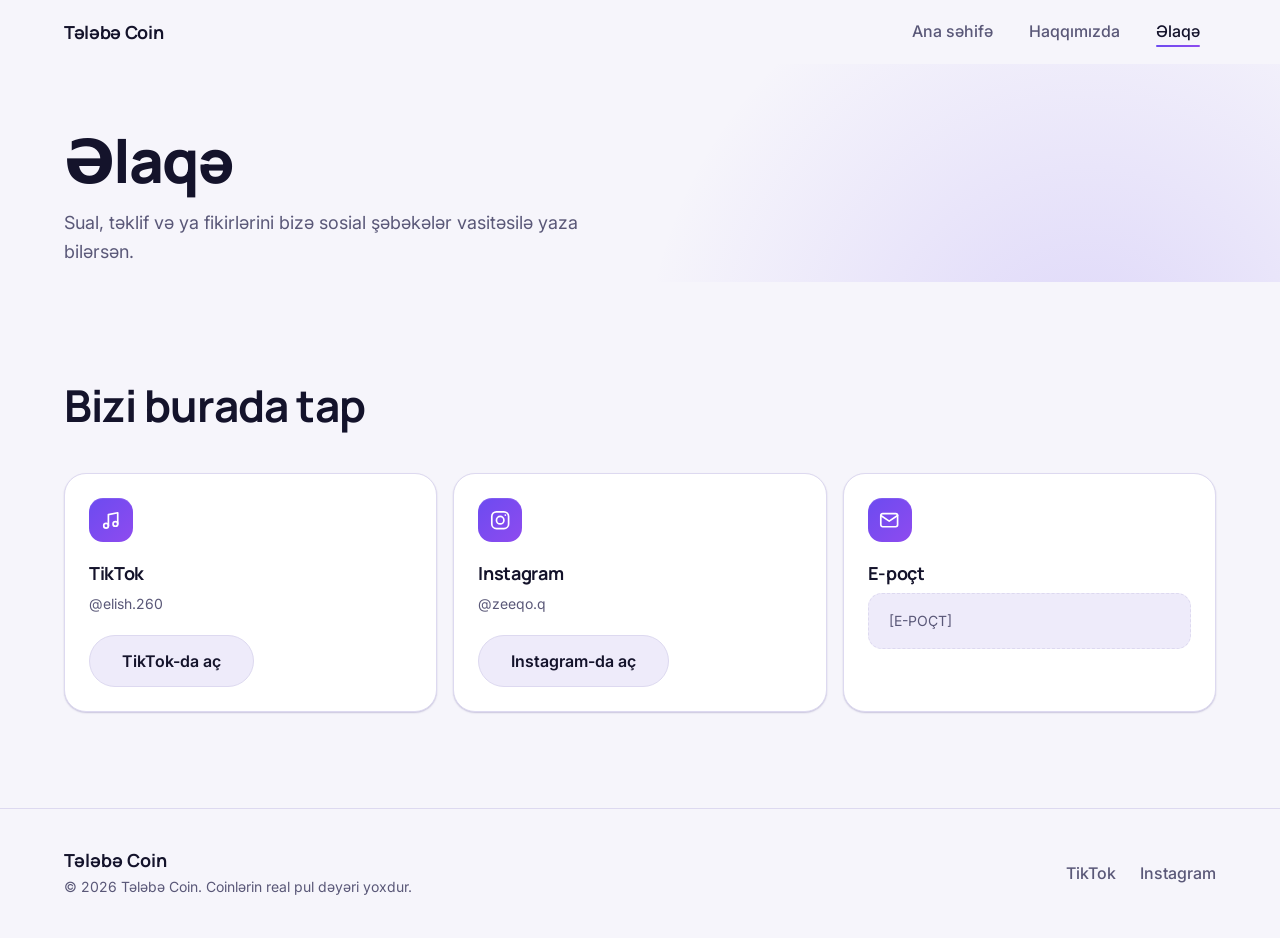
<file: elaqe.html>
<!DOCTYPE html>
<html lang="az">
<head>
  <meta charset="utf-8">
  <meta name="viewport" content="width=device-width, initial-scale=1, viewport-fit=cover">
  <meta name="color-scheme" content="light dark">
  <meta name="theme-color" content="#6C4BF0">
  <title>Əlaqə – TikTok və Instagram | Tələbə Coin</title>
  <meta name="description" content="Tələbə Coin ilə TikTok və Instagram üzərindən əlaqə saxla. Sual, təklif və ya fikirlərini bizə sosial şəbəkələr vasitəsilə yaza bilərsən.">

  <!-- DOMEN.az-ı real domenlə əvəz et (bax: YAYIN-QILAVUZU.md) -->
  <link rel="canonical" href="https://DOMEN.az/elaqe.html">
  <meta property="og:type" content="website">
  <meta property="og:site_name" content="Tələbə Coin">
  <meta property="og:locale" content="az_AZ">
  <meta property="og:title" content="Əlaqə – TikTok və Instagram | Tələbə Coin">
  <meta property="og:description" content="Tələbə Coin ilə TikTok və Instagram üzərindən əlaqə saxla. Sual, təklif və ya fikirlərini bizə sosial şəbəkələr vasitəsilə yaza bilərsən.">
  <meta property="og:url" content="https://DOMEN.az/elaqe.html">
  <meta property="og:image" content="https://DOMEN.az/og-image.png">
  <meta property="og:image:width" content="1200">
  <meta property="og:image:height" content="630">
  <meta property="og:image:alt" content="Tələbə Coin: Kömək et, coin qazan.">
  <meta name="twitter:card" content="summary_large_image">
  <meta name="twitter:title" content="Əlaqə – TikTok və Instagram | Tələbə Coin">
  <meta name="twitter:description" content="Tələbə Coin ilə TikTok və Instagram üzərindən əlaqə saxla. Sual, təklif və ya fikirlərini bizə sosial şəbəkələr vasitəsilə yaza bilərsən.">
  <meta name="twitter:image" content="https://DOMEN.az/og-image.png">

  <link rel="icon" href="favicon.svg" type="image/svg+xml">
  <link rel="icon" href="favicon-32.png" type="image/png" sizes="32x32">
  <link rel="apple-touch-icon" href="apple-touch-icon.png">
  <link rel="manifest" href="site.webmanifest">

  <script>document.documentElement.classList.add('js')</script>
  <link rel="preconnect" href="https://fonts.googleapis.com">
  <link rel="preconnect" href="https://fonts.gstatic.com" crossorigin>
  <link href="https://fonts.googleapis.com/css2?family=Inter:wght@400;500;600&family=Manrope:wght@700;800&display=swap" rel="stylesheet">
  <link rel="stylesheet" href="css/style.css">
  <link rel="stylesheet" href="css/style-elave.css">
  <link rel="stylesheet" href="css/style-gun6.css">
</head>
<body>
  <a class="skip-link" href="#main">Məzmuna keç</a>

  <header class="site-header" data-header>
    <div class="container site-header__inner">
      <a class="site-header__brand" href="index.html">Tələbə Coin</a>
      <button class="nav-toggle" type="button" aria-expanded="false" aria-controls="site-nav" aria-label="Menyu">
        <span class="nav-toggle__bar" aria-hidden="true"></span>
        <span class="nav-toggle__bar" aria-hidden="true"></span>
        <span class="nav-toggle__bar" aria-hidden="true"></span>
      </button>
      <nav class="site-nav" id="site-nav" aria-label="Əsas naviqasiya">
        <ul class="site-nav__list">
          <li><a href="index.html">Ana səhifə</a></li>
          <li><a href="haqqimizda.html">Haqqımızda</a></li>
          <li><a href="elaqe.html" aria-current="page">Əlaqə</a></li>
        </ul>
      </nav>
    </div>
  </header>

  <main id="main">

    <section class="page-hero" aria-labelledby="page-title">
      <div class="container">
        <h1 class="page-hero__title" id="page-title">Əlaqə</h1>
        <p class="page-hero__lead">Sual, təklif və ya fikirlərini bizə sosial şəbəkələr vasitəsilə yaza bilərsən.</p>
      </div>
    </section>

    <section class="section" aria-labelledby="channels-title">
      <div class="container">
        <header class="section__head"><h2 class="section__title" id="channels-title">Bizi burada tap</h2></header>
        <ul class="perks perks--3">
          <li class="perk perk--action">
            <span class="perk__icon" aria-hidden="true"><svg viewBox="0 0 24 24"><path d="M9 18V6l10-2v12"/><circle cx="6.5" cy="18" r="2.5"/><circle cx="16.5" cy="16" r="2.5"/></svg></span>
            <h3 class="perk__title">TikTok</h3>
            <p class="perk__text">@elish.260</p>
            <a class="btn btn-secondary" href="https://www.tiktok.com/@elish.260" target="_blank" rel="noopener noreferrer">TikTok-da aç<span class="sr-only"> (yeni pəncərədə açılır)</span></a>
          </li>
          <li class="perk perk--action">
            <span class="perk__icon" aria-hidden="true"><svg viewBox="0 0 24 24"><rect x="3" y="3" width="18" height="18" rx="5"/><circle cx="12" cy="12" r="4"/><path d="M17.5 6.5h.01"/></svg></span>
            <h3 class="perk__title">Instagram</h3>
            <p class="perk__text">@zeeqo.q</p>
            <a class="btn btn-secondary" href="https://www.instagram.com/zeeqo.q/" target="_blank" rel="noopener noreferrer">Instagram-da aç<span class="sr-only"> (yeni pəncərədə açılır)</span></a>
          </li>
          <li class="perk perk--action">
            <span class="perk__icon" aria-hidden="true"><svg viewBox="0 0 24 24"><rect x="3" y="5" width="18" height="14" rx="2"/><path d="m3 7 9 6 9-6"/></svg></span>
            <h3 class="perk__title">E-poçt</h3>
            <!-- TODO: e-poçt ünvanını yaz, sonra <a href="mailto:..."> ilə əvəz et -->
            <p class="perk__text todo">[E-POÇT]</p>
          </li>
        </ul>
      </div>
    </section>

  </main>

  <footer class="footer">
    <div class="container footer__inner">
      <div>
        <p class="footer__brand">Tələbə Coin</p>
        <p class="footer__note">© 2026 Tələbə Coin. Coinlərin real pul dəyəri yoxdur.</p>
      </div>
      <nav aria-label="Sosial şəbəkələr">
        <ul class="footer__links">
          <li><a href="https://www.tiktok.com/@elish.260" target="_blank" rel="noopener noreferrer">TikTok<span class="sr-only"> (yeni pəncərədə açılır)</span></a></li>
          <li><a href="https://www.instagram.com/zeeqo.q/" target="_blank" rel="noopener noreferrer">Instagram<span class="sr-only"> (yeni pəncərədə açılır)</span></a></li>
        </ul>
      </nav>
    </div>
  </footer>
  <script defer src="js/interactions.js"></script>
  <script defer src="js/nav.js"></script>
</body>
</html>
</file>
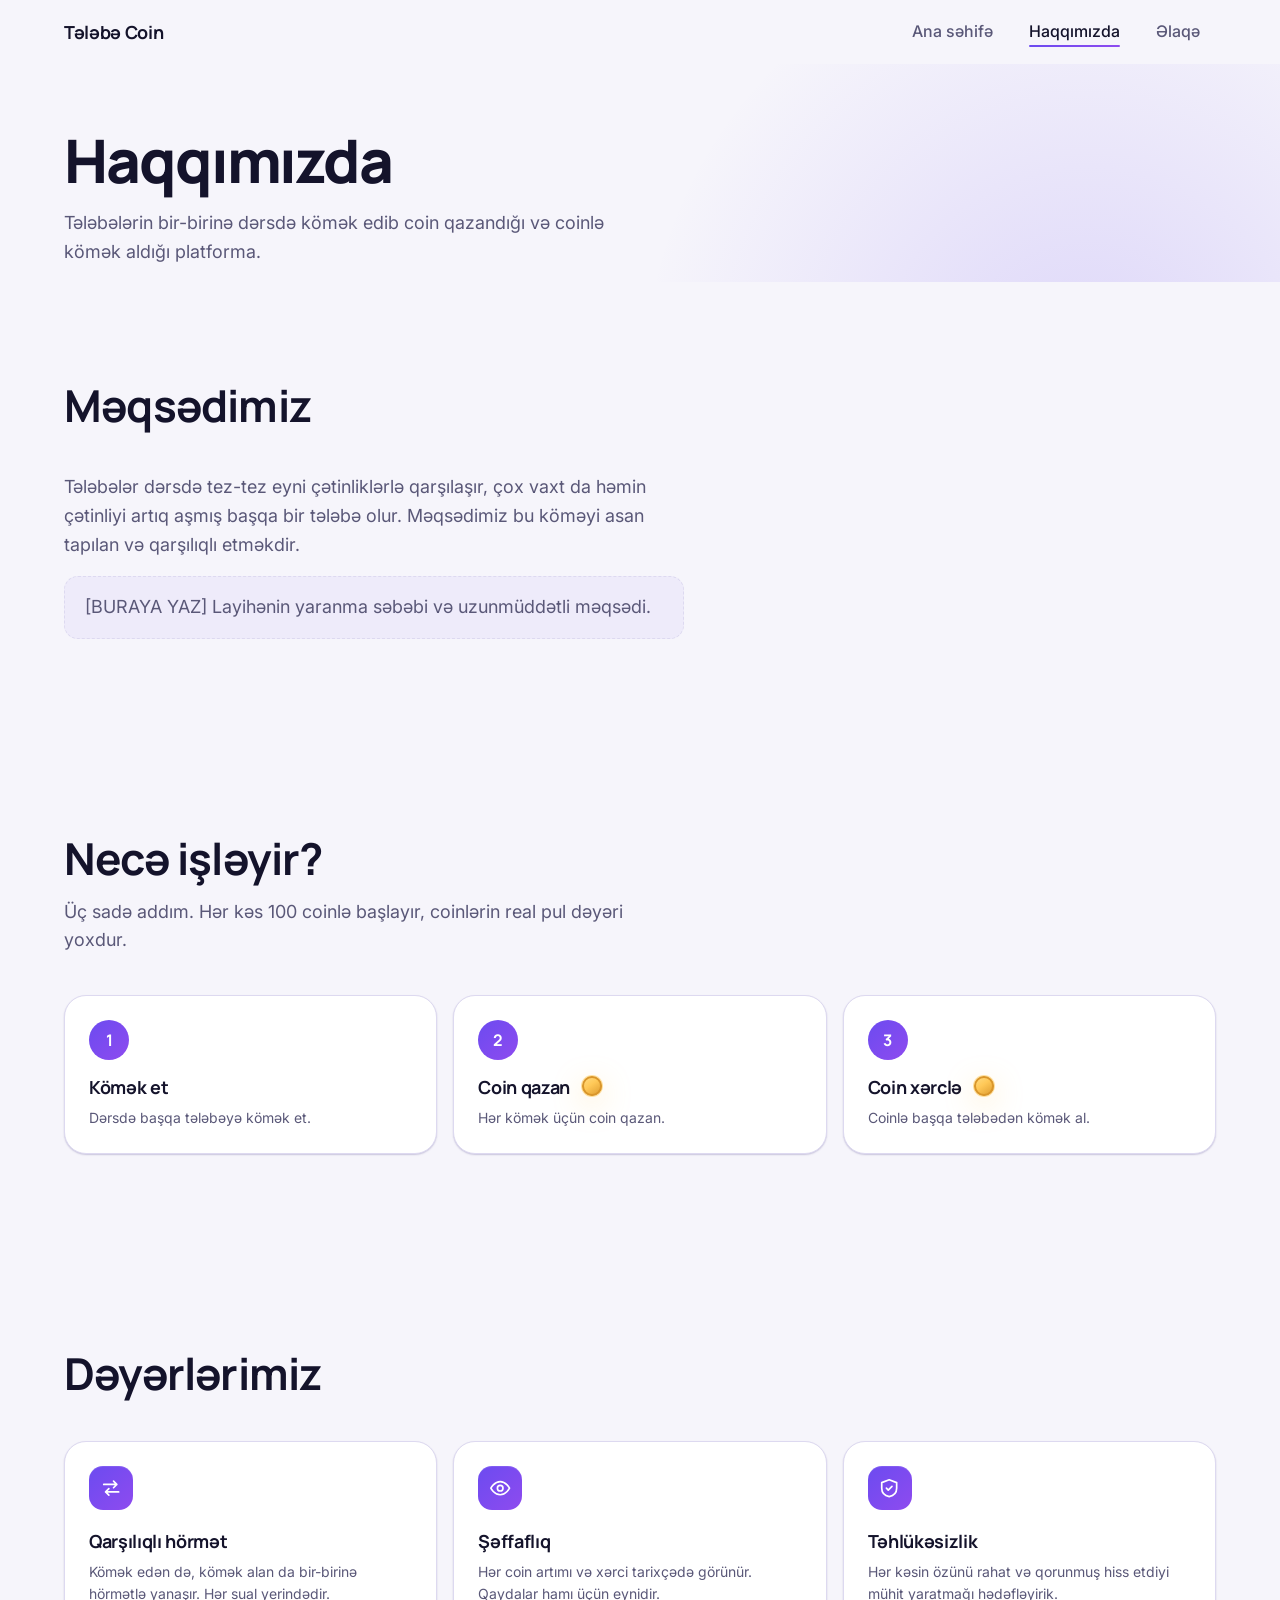
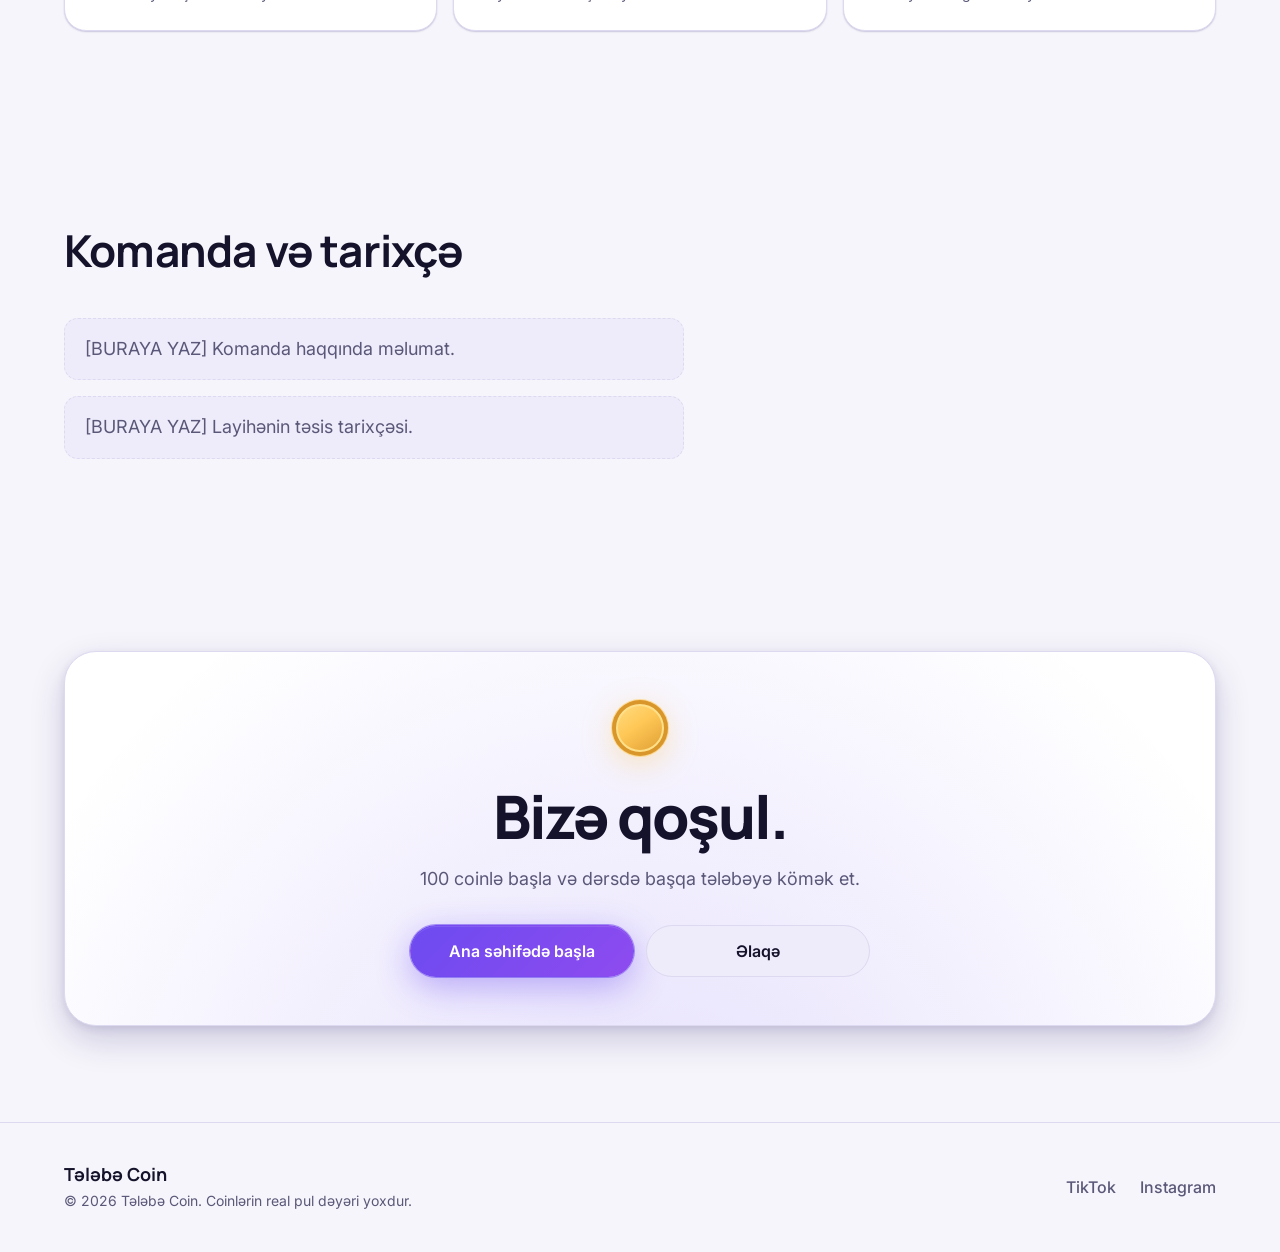
<file: haqqimizda.html>
<!DOCTYPE html>
<html lang="az">
<head>
  <meta charset="utf-8">
  <meta name="viewport" content="width=device-width, initial-scale=1, viewport-fit=cover">
  <meta name="color-scheme" content="light dark">
  <meta name="theme-color" content="#6C4BF0">
  <title>Haqqımızda – məqsəd, necə işləyir, dəyərlər | Tələbə Coin</title>
  <meta name="description" content="Tələbə Coin-in məqsədi, üç addımda necə işlədiyi və dəyərləri: qarşılıqlı hörmət, şəffaflıq və təhlükəsizlik. Hər kəs 100 coinlə başlayır.">

  <!-- DOMEN.az-ı real domenlə əvəz et (bax: YAYIN-QILAVUZU.md) -->
  <link rel="canonical" href="https://DOMEN.az/haqqimizda.html">
  <meta property="og:type" content="website">
  <meta property="og:site_name" content="Tələbə Coin">
  <meta property="og:locale" content="az_AZ">
  <meta property="og:title" content="Haqqımızda – məqsəd, necə işləyir, dəyərlər | Tələbə Coin">
  <meta property="og:description" content="Tələbə Coin-in məqsədi, üç addımda necə işlədiyi və dəyərləri: qarşılıqlı hörmət, şəffaflıq və təhlükəsizlik. Hər kəs 100 coinlə başlayır.">
  <meta property="og:url" content="https://DOMEN.az/haqqimizda.html">
  <meta property="og:image" content="https://DOMEN.az/og-image.png">
  <meta property="og:image:width" content="1200">
  <meta property="og:image:height" content="630">
  <meta property="og:image:alt" content="Tələbə Coin: Kömək et, coin qazan.">
  <meta name="twitter:card" content="summary_large_image">
  <meta name="twitter:title" content="Haqqımızda – məqsəd, necə işləyir, dəyərlər | Tələbə Coin">
  <meta name="twitter:description" content="Tələbə Coin-in məqsədi, üç addımda necə işlədiyi və dəyərləri: qarşılıqlı hörmət, şəffaflıq və təhlükəsizlik. Hər kəs 100 coinlə başlayır.">
  <meta name="twitter:image" content="https://DOMEN.az/og-image.png">

  <link rel="icon" href="favicon.svg" type="image/svg+xml">
  <link rel="icon" href="favicon-32.png" type="image/png" sizes="32x32">
  <link rel="apple-touch-icon" href="apple-touch-icon.png">
  <link rel="manifest" href="site.webmanifest">

  <script>document.documentElement.classList.add('js')</script>
  <link rel="preconnect" href="https://fonts.googleapis.com">
  <link rel="preconnect" href="https://fonts.gstatic.com" crossorigin>
  <link href="https://fonts.googleapis.com/css2?family=Inter:wght@400;500;600&family=Manrope:wght@700;800&display=swap" rel="stylesheet">
  <link rel="stylesheet" href="css/style.css">
  <link rel="stylesheet" href="css/style-elave.css">
  <link rel="stylesheet" href="css/style-gun6.css">
</head>
<body>
  <a class="skip-link" href="#main">Məzmuna keç</a>

  <header class="site-header" data-header>
    <div class="container site-header__inner">
      <a class="site-header__brand" href="index.html">Tələbə Coin</a>
      <button class="nav-toggle" type="button" aria-expanded="false" aria-controls="site-nav" aria-label="Menyu">
        <span class="nav-toggle__bar" aria-hidden="true"></span>
        <span class="nav-toggle__bar" aria-hidden="true"></span>
        <span class="nav-toggle__bar" aria-hidden="true"></span>
      </button>
      <nav class="site-nav" id="site-nav" aria-label="Əsas naviqasiya">
        <ul class="site-nav__list">
          <li><a href="index.html">Ana səhifə</a></li>
          <li><a href="haqqimizda.html" aria-current="page">Haqqımızda</a></li>
          <li><a href="elaqe.html">Əlaqə</a></li>
        </ul>
      </nav>
    </div>
  </header>

  <main id="main">

    <section class="page-hero" aria-labelledby="page-title">
      <div class="container">
        <h1 class="page-hero__title" id="page-title">Haqqımızda</h1>
        <p class="page-hero__lead">Tələbələrin bir-birinə dərsdə kömək edib coin qazandığı və coinlə kömək aldığı platforma.</p>
      </div>
    </section>

    <section class="section" aria-labelledby="mission-title">
      <div class="container">
        <header class="section__head"><h2 class="section__title" id="mission-title">Məqsədimiz</h2></header>
        <div class="prose">
          <p>Tələbələr dərsdə tez-tez eyni çətinliklərlə qarşılaşır, çox vaxt da həmin çətinliyi artıq aşmış başqa bir tələbə olur. Məqsədimiz bu köməyi asan tapılan və qarşılıqlı etməkdir.</p>
          <!-- TODO -->
          <p class="todo">[BURAYA YAZ] Layihənin yaranma səbəbi və uzunmüddətli məqsədi.</p>
        </div>
      </div>
    </section>

    <section class="section" aria-labelledby="how-title">
      <div class="container">
        <header class="section__head">
          <h2 class="section__title" id="how-title">Necə işləyir?</h2>
          <p class="section__lead">Üç sadə addım. Hər kəs 100 coinlə başlayır, coinlərin real pul dəyəri yoxdur.</p>
        </header>
        <ol class="perks perks--3">
          <li class="perk">
            <span class="step__num" aria-hidden="true">1</span>
            <h3 class="perk__title">Kömək et</h3>
            <p class="perk__text">Dərsdə başqa tələbəyə kömək et.</p>
          </li>
          <li class="perk">
            <span class="step__num" aria-hidden="true">2</span>
            <h3 class="perk__title">Coin qazan <span class="coin-dot" aria-hidden="true"></span></h3>
            <p class="perk__text">Hər kömək üçün coin qazan.</p>
          </li>
          <li class="perk">
            <span class="step__num" aria-hidden="true">3</span>
            <h3 class="perk__title">Coin xərclə <span class="coin-dot" aria-hidden="true"></span></h3>
            <p class="perk__text">Coinlə başqa tələbədən kömək al.</p>
          </li>
        </ol>
      </div>
    </section>

    <section class="section" aria-labelledby="values-title">
      <div class="container">
        <header class="section__head"><h2 class="section__title" id="values-title">Dəyərlərimiz</h2></header>
        <ul class="perks perks--3">
          <li class="perk">
            <span class="perk__icon" aria-hidden="true"><svg viewBox="0 0 24 24"><path d="M4 8h14m0 0-3.5-3.5M18 8l-3.5 3.5M20 16H6m0 0 3.5-3.5M6 16l3.5 3.5"/></svg></span>
            <h3 class="perk__title">Qarşılıqlı hörmət</h3>
            <p class="perk__text">Kömək edən də, kömək alan da bir-birinə hörmətlə yanaşır. Hər sual yerindədir.</p>
          </li>
          <li class="perk">
            <span class="perk__icon" aria-hidden="true"><svg viewBox="0 0 24 24"><path d="M2 12s3.6-7 10-7 10 7 10 7-3.6 7-10 7S2 12 2 12Z"/><circle cx="12" cy="12" r="3"/></svg></span>
            <h3 class="perk__title">Şəffaflıq</h3>
            <p class="perk__text">Hər coin artımı və xərci tarixçədə görünür. Qaydalar hamı üçün eynidir.</p>
          </li>
          <li class="perk">
            <span class="perk__icon" aria-hidden="true"><svg viewBox="0 0 24 24"><path d="M12 3 4 6v6c0 4.5 3.2 8 8 9 4.8-1 8-4.5 8-9V6l-8-3Z"/><path d="m9 12 2 2 4-4"/></svg></span>
            <h3 class="perk__title">Təhlükəsizlik</h3>
            <p class="perk__text">Hər kəsin özünü rahat və qorunmuş hiss etdiyi mühit yaratmağı hədəfləyirik.</p>
          </li>
        </ul>
      </div>
    </section>

    <section class="section" aria-labelledby="team-title">
      <div class="container">
        <header class="section__head"><h2 class="section__title" id="team-title">Komanda və tarixçə</h2></header>
        <div class="prose">
          <!-- TODO -->
          <p class="todo">[BURAYA YAZ] Komanda haqqında məlumat.</p>
          <p class="todo">[BURAYA YAZ] Layihənin təsis tarixçəsi.</p>
        </div>
      </div>
    </section>

    <section class="section" aria-labelledby="cta-title">
      <div class="container">
        <div class="cta">
          <span class="coin-dot coin-dot--lg" aria-hidden="true"></span>
          <h2 class="cta__title" id="cta-title">Bizə qoşul.</h2>
          <p class="cta__text">100 coinlə başla və dərsdə başqa tələbəyə kömək et.</p>
          <div class="cta__actions">
            <a class="btn btn-primary" href="index.html#basla">Ana səhifədə başla</a>
            <a class="btn btn-secondary" href="elaqe.html">Əlaqə</a>
          </div>
        </div>
      </div>
    </section>

  </main>

  <footer class="footer">
    <div class="container footer__inner">
      <div>
        <p class="footer__brand">Tələbə Coin</p>
        <p class="footer__note">© 2026 Tələbə Coin. Coinlərin real pul dəyəri yoxdur.</p>
      </div>
      <nav aria-label="Sosial şəbəkələr">
        <ul class="footer__links">
          <li><a href="https://www.tiktok.com/@elish.260" target="_blank" rel="noopener noreferrer">TikTok<span class="sr-only"> (yeni pəncərədə açılır)</span></a></li>
          <li><a href="https://www.instagram.com/zeeqo.q/" target="_blank" rel="noopener noreferrer">Instagram<span class="sr-only"> (yeni pəncərədə açılır)</span></a></li>
        </ul>
      </nav>
    </div>
  </footer>
  <script defer src="js/interactions.js"></script>
  <script defer src="js/nav.js"></script>
</body>
</html>
</file>
<file: css/style.css>
:root {
  /* Raw palette */
  --violet-300: #B7A6FF; --violet-500: #6C4BF0; --violet-700: #4527B8;
  --gold-300: #FFE08A;   --gold-500: #FFC857;   --gold-700: #D9962B;
  --mint-500: #2FE0AE;   --sky-500: #4CB8FF;    --rose-500: #FF5C7A;

  /* Semantic colors – light */
  --bg: #F6F5FB; --surface: #FFFFFF; --surface-2: #EEEBFA; --border: #DDD9F0;
  --text: #14132B; --text-muted: #5A5878;
  --primary: var(--violet-500); --primary-hover: #5A38DB; --on-primary: #FFFFFF;
  --coin: var(--gold-500); --coin-deep: var(--gold-700);
  --success: #0E9F78; --info: #1479C9; --danger: #D93554;
  --grad-brand: linear-gradient(135deg, #6C4BF0 0%, #A257F2 100%);
  --grad-coin: linear-gradient(145deg, #FFE08A 0%, #FFC857 45%, #D9962B 100%);
  --sh: 40 30 110;                      /* shadow tint (indigo) */

  /* Fonts */
  --font-display: "Manrope", "Segoe UI", system-ui, sans-serif;
  --font-body: "Inter", "Segoe UI", system-ui, sans-serif;
  --fw-regular: 400; --fw-medium: 500; --fw-semibold: 600; --fw-bold: 700; --fw-black: 800;

  /* Type scale (fluid, ~1.25 ratio) */
  --text-xs: 0.75rem; --text-sm: 0.875rem; --text-base: 1rem; --text-lg: 1.125rem; --text-xl: 1.25rem;
  --text-2xl: clamp(1.5rem, 1.3rem + 1vw, 2rem);
  --text-3xl: clamp(1.875rem, 1.5rem + 1.9vw, 2.75rem);
  --text-4xl: clamp(2.25rem, 1.6rem + 3.2vw, 3.75rem);
  --text-display: clamp(2.75rem, 1.8rem + 5vw, 5.5rem);
  --lh-tight: 1.08; --lh-snug: 1.25; --lh-body: 1.6;
  --tracking-display: -0.035em; --tracking-heading: -0.018em; --tracking-body: 0;

  /* Spacing (4px base) */
  --space-1: 0.25rem; --space-2: 0.5rem; --space-3: 0.75rem; --space-4: 1rem; --space-5: 1.25rem;
  --space-6: 1.5rem; --space-8: 2rem; --space-10: 2.5rem; --space-12: 3rem; --space-16: 4rem; --space-24: 6rem;

  /* Radius – bigger surface, bigger radius */
  --r-xs: 6px; --r-sm: 10px; --r-md: 14px; --r-lg: 22px; --r-xl: 32px; --r-pill: 999px;

  /* Shadows */
  --shadow-1: 0 1px 2px rgb(var(--sh) / .14), 0 1px 1px rgb(var(--sh) / .08);
  --shadow-2: 0 4px 14px rgb(var(--sh) / .14), 0 1px 3px rgb(var(--sh) / .10);
  --shadow-3: 0 14px 34px rgb(var(--sh) / .20), 0 3px 8px rgb(var(--sh) / .10);
  --shadow-4: 0 28px 70px rgb(var(--sh) / .28), 0 8px 18px rgb(var(--sh) / .12);
  --glow-violet: 0 0 0 1px rgb(108 75 240 / .55), 0 10px 34px rgb(108 75 240 / .42);
  --glow-coin: 0 0 0 1px rgb(255 200 87 / .55), 0 8px 30px rgb(255 200 87 / .38);
  --highlight: inset 0 1px 0 rgb(255 255 255 / .10);

  /* Motion */
  --ease-out: cubic-bezier(.22, 1, .36, 1);
  --dur-fast: 150ms; --dur: 280ms; --dur-slow: 700ms;
}
@media (prefers-color-scheme: dark) {
  :root:not([data-theme="light"]) {
    --bg: #0E1020; --surface: #161A32; --surface-2: #20264A; --border: #2C3360;
    --text: #ECEDF9; --text-muted: #A6ABCB;
    --success: #2FE0AE; --info: #4CB8FF; --danger: #FF6B86; --sh: 0 0 8;
  }
}
:root[data-theme="dark"] {
  --bg: #0E1020; --surface: #161A32; --surface-2: #20264A; --border: #2C3360;
  --text: #ECEDF9; --text-muted: #A6ABCB;
  --success: #2FE0AE; --info: #4CB8FF; --danger: #FF6B86; --sh: 0 0 8;
}

/* ===== Base ===== */
*, *::before, *::after { box-sizing: border-box; }
html { -webkit-text-size-adjust: 100%; }
body {
  margin: 0;
  background: var(--bg);
  color: var(--text);
  font: var(--fw-regular) var(--text-base)/var(--lh-body) var(--font-body);
  -webkit-font-smoothing: antialiased;
}
:focus-visible { outline: 2px solid var(--violet-300); outline-offset: 3px; }

/* ===== Buttons ===== */
.btn {
  display: inline-flex; align-items: center; justify-content: center;
  min-height: 3.25rem; padding: 0 var(--space-8);
  border: 1px solid transparent; border-radius: var(--r-pill);
  font: var(--fw-semibold) var(--text-base)/1 var(--font-body);
  text-decoration: none; cursor: pointer;
  transition: transform var(--dur-fast) var(--ease-out),
              box-shadow var(--dur) var(--ease-out),
              filter var(--dur) var(--ease-out);
}
.btn:active { transform: scale(.97); }
.btn-primary { background: var(--grad-brand); color: var(--on-primary); box-shadow: var(--glow-violet), var(--highlight); }
.btn-secondary { background: var(--surface-2); color: var(--text); border-color: var(--border); }
@media (hover: hover) {
  .btn-primary:hover { transform: translateY(-2px); filter: brightness(1.08); box-shadow: var(--glow-violet), var(--shadow-3), var(--highlight); }
  .btn-secondary:hover { transform: translateY(-2px); border-color: var(--violet-300); box-shadow: var(--shadow-2); }
}

/* ===== Hero ===== */
.hero {
  position: relative; isolation: isolate; overflow: hidden;
  min-height: 100vh; min-height: 100svh;
  display: grid; align-items: center;
  padding: calc(var(--space-8) + env(safe-area-inset-top, 0px)) var(--space-5) calc(var(--space-10) + env(safe-area-inset-bottom, 0px));
}
.hero::before {            /* yumşaq bənövşəyi işıq, --violet-500 kanalı */
  content: ""; position: absolute; z-index: -1; pointer-events: none;
  top: -25%; right: -20%; width: 80vmax; height: 80vmax;
  background: radial-gradient(closest-side, rgb(108 75 240 / .22), transparent);
}
.hero__inner {
  width: min(100%, 72rem); margin-inline: auto;
  display: grid; gap: var(--space-6); align-items: center;
}
.hero__title {
  margin: 0; font: var(--fw-black) var(--text-display)/var(--lh-tight) var(--font-display);
  letter-spacing: var(--tracking-display); text-wrap: balance;
}
.hero__lead {
  margin: var(--space-4) 0 0; max-width: 38ch;
  color: var(--text-muted); font-size: var(--text-lg);
}
.hero__actions { display: flex; flex-wrap: wrap; gap: var(--space-3); margin-top: var(--space-8); }
.hero__actions .btn { flex: 1 1 11rem; }

/* Coin səhnəsi: mobildə mətnin üstündə */
.hero__stage {
  order: -1; position: relative; container-type: inline-size;
  width: min(80vw, 44svh); aspect-ratio: 1; margin-inline: auto;
}
.hero__stage::before {     /* hafif parıltı, --glow-coin ilə eyni qızıl kanal */
  content: ""; position: absolute; inset: 4%; border-radius: 50%;
  background: radial-gradient(closest-side, rgb(255 200 87 / .34), transparent 72%);
}
.coin-canvas {
  position: absolute; inset: 0; width: 100%; height: 100%; display: block;
  opacity: 0; touch-action: pan-y;
  transition: opacity var(--dur-slow) var(--ease-out);
}
.coin-static {
  position: absolute; inset: 13%; border-radius: 50%;
  display: grid; place-items: center;
  background: var(--grad-coin);
  box-shadow: var(--glow-coin), inset 0 0 0 8px var(--coin-deep), inset 0 0 0 12px var(--gold-300);
  transition: opacity var(--dur-slow) var(--ease-out);
}
.coin-static span {
  font: var(--fw-black) clamp(2.5rem, 12vw, 4.5rem)/1 var(--font-display);
  font-size: 24cqi;
  letter-spacing: var(--tracking-display);
  color: var(--violet-700);
}
.hero__stage.is-3d .coin-canvas { opacity: 1; }
.hero__stage.is-3d .coin-static { opacity: 0; }

@media (min-width: 56rem) {
  .hero__inner { grid-template-columns: 1.1fr .9fr; gap: var(--space-12); }
  .hero__stage { order: 0; width: min(100%, 34rem); }
}
@media (prefers-reduced-motion: reduce) {
  .btn, .coin-canvas, .coin-static { transition: none; }
}

/* ===== Layout ===== */
@media (prefers-reduced-motion: no-preference) { html { scroll-behavior: smooth; } }
section[id] { scroll-margin-top: var(--space-4); }
.container { width: min(100%, 72rem); margin-inline: auto; }
.section { padding: var(--space-16) var(--space-5); }
@media (min-width: 48rem) { .section { padding-block: var(--space-24); } }

.section__head { margin-bottom: var(--space-10); }
.section__title {
  margin: 0; font: var(--fw-bold) var(--text-3xl)/var(--lh-snug) var(--font-display);
  letter-spacing: var(--tracking-heading); text-wrap: balance;
}
.section__lead { margin: var(--space-3) 0 0; max-width: 52ch; color: var(--text-muted); font-size: var(--text-lg); }

/* ===== Coin ikonu (qızıl yalnız burada) ===== */
.coin-dot {
  display: inline-block; flex: none; width: 1.25rem; height: 1.25rem; border-radius: 50%;
  background: var(--grad-coin);
  box-shadow: var(--glow-coin), inset 0 0 0 2px var(--coin-deep);
}
.coin-dot--lg {
  width: 3.5rem; height: 3.5rem;
  box-shadow: var(--glow-coin), inset 0 0 0 4px var(--coin-deep), inset 0 0 0 6px var(--gold-300);
}

/* ===== Addımlar ===== */
.steps-wrap { position: relative; padding-left: var(--space-10); }
.steps { list-style: none; margin: 0; padding: 0; display: grid; gap: var(--space-5); }

.steps__track {
  position: absolute; left: .5rem; top: 2.75rem; bottom: 0; width: 2px;
  background: var(--border); border-radius: var(--r-pill); overflow: hidden;
  -webkit-mask-image: linear-gradient(to bottom, #000 calc(100% - 4rem), transparent);
          mask-image: linear-gradient(to bottom, #000 calc(100% - 4rem), transparent);
}
.steps__fill { position: absolute; inset: 0; background: var(--grad-brand); transform-origin: top; }

.step {
  position: relative; padding: var(--space-6);
  background: var(--surface); border: 1px solid var(--border);
  border-radius: var(--r-lg); box-shadow: var(--shadow-1);
}
.step__glow {
  position: absolute; inset: 0; border-radius: inherit; pointer-events: none;
  box-shadow: var(--glow-violet); opacity: 0;
}
.step::before, .step__dot {
  content: ""; position: absolute; width: 12px; height: 12px; border-radius: 50%;
  left: calc(-2rem - 5px); top: calc(var(--space-6) + 1.25rem - 6px);
}
.step::before { background: var(--surface-2); box-shadow: 0 0 0 2px var(--border); }
.step__dot { background: var(--grad-brand); box-shadow: var(--glow-violet); }

.step__num {
  display: grid; place-items: center; width: 2.5rem; height: 2.5rem; border-radius: 50%;
  background: var(--grad-brand); color: var(--on-primary);
  font: var(--fw-bold) var(--text-base)/1 var(--font-display);
  margin-bottom: var(--space-4);
}
.step__title {
  display: flex; align-items: center; gap: var(--space-2); margin: 0;
  font: var(--fw-bold) var(--text-xl)/var(--lh-snug) var(--font-display);
  letter-spacing: var(--tracking-heading);
}
.step__text { margin: var(--space-2) 0 0; color: var(--text-muted); }

@media (min-width: 48rem) {
  .steps-wrap { padding-left: 0; padding-top: var(--space-10); }
  .steps { grid-template-columns: repeat(3, 1fr); }
  .steps__track {
    left: 0; right: 0; top: .5rem; bottom: auto; width: auto; height: 2px;
    -webkit-mask-image: linear-gradient(to right, #000 calc(100% - 4rem), transparent);
            mask-image: linear-gradient(to right, #000 calc(100% - 4rem), transparent);
  }
  .steps__fill { transform-origin: left; }
  .step::before, .step__dot { left: calc(var(--space-6) + 1.25rem - 6px); top: calc(-2rem - 5px); }
}

/* ===== Üstünlüklər ===== */
.perks { list-style: none; margin: 0; padding: 0; display: grid; gap: var(--space-4); }
@media (min-width: 40rem) { .perks { grid-template-columns: repeat(2, 1fr); } }
@media (min-width: 64rem) { .perks { grid-template-columns: repeat(4, 1fr); } }

.perk {
  padding: var(--space-6); background: var(--surface);
  border: 1px solid var(--border); border-radius: var(--r-lg); box-shadow: var(--shadow-1);
}
.perk__icon {
  display: grid; place-items: center; width: 2.75rem; height: 2.75rem;
  border-radius: var(--r-md); background: var(--grad-brand); color: var(--on-primary);
  box-shadow: var(--highlight);
}
.perk__icon svg {
  width: 1.4rem; height: 1.4rem; fill: none; stroke: currentColor;
  stroke-width: 1.8; stroke-linecap: round; stroke-linejoin: round;
}
.perk__title {
  margin: var(--space-5) 0 0; font: var(--fw-bold) var(--text-lg)/var(--lh-snug) var(--font-display);
  letter-spacing: var(--tracking-heading);
}
.perk__text { margin: var(--space-2) 0 0; color: var(--text-muted); font-size: var(--text-sm); }

/* ===== Rəylər (nümunə) ===== */
.quotes { list-style: none; margin: 0; padding: 0; display: grid; gap: var(--space-4); }
@media (min-width: 48rem) { .quotes { grid-template-columns: repeat(3, 1fr); } }

.quote {
  height: 100%; margin: 0; padding: var(--space-6);
  display: flex; flex-direction: column; gap: var(--space-4);
  background: var(--surface); border: 1px solid var(--border);
  border-radius: var(--r-lg); box-shadow: var(--shadow-1);
}
.quote__tag {
  align-self: flex-start; padding: var(--space-1) var(--space-3);
  background: var(--surface-2); border: 1px solid var(--border); border-radius: var(--r-pill);
  color: var(--text-muted); font-size: var(--text-xs); font-weight: var(--fw-medium);
}
.quote__text { margin: 0; }
.quote__text p { margin: 0; font-size: var(--text-lg); font-weight: var(--fw-medium); }
.quote__who { margin-top: auto; color: var(--text-muted); font-size: var(--text-sm); }

/* ===== Son çağırış ===== */
.cta {
  position: relative; isolation: isolate; overflow: hidden; text-align: center;
  padding: var(--space-12) var(--space-6);
  background: var(--surface); border: 1px solid var(--border);
  border-radius: var(--r-xl); box-shadow: var(--shadow-3), var(--highlight);
}
.cta::before {
  content: ""; position: absolute; z-index: -1; pointer-events: none;
  top: -40%; left: 50%; width: 120%; aspect-ratio: 1; transform: translateX(-50%);
  background: radial-gradient(closest-side, rgb(108 75 240 / .18), transparent);
}
.cta__title {
  margin: var(--space-5) auto 0; max-width: 16ch;
  font: var(--fw-black) var(--text-4xl)/var(--lh-tight) var(--font-display);
  letter-spacing: var(--tracking-display); text-wrap: balance;
}
.cta__text { margin: var(--space-4) auto 0; max-width: 44ch; color: var(--text-muted); font-size: var(--text-lg); }
.cta .btn { margin-top: var(--space-8); min-width: min(100%, 14rem); }

/* ===== Footer ===== */
.footer {
  padding: var(--space-10) var(--space-5) calc(var(--space-10) + env(safe-area-inset-bottom, 0px));
  border-top: 1px solid var(--border);
}
.footer__inner { display: flex; flex-wrap: wrap; align-items: center; justify-content: space-between; gap: var(--space-6); }
.footer__brand { margin: 0; font: var(--fw-bold) var(--text-lg)/var(--lh-snug) var(--font-display); }
.footer__note { margin: var(--space-1) 0 0; color: var(--text-muted); font-size: var(--text-sm); }
.footer__links { list-style: none; margin: 0; padding: 0; display: flex; gap: var(--space-6); }
.footer__links a {
  display: inline-flex; align-items: center; min-height: 2.75rem;
  color: var(--text-muted); text-decoration: none; font-weight: var(--fw-medium);
}
@media (hover: hover) { .footer__links a:hover { color: var(--text); } }
</file>
<file: css/style-elave.css>
/* style-elave.css – header, mikro-interaksiyalar, səhifə keçidi, alt səhifələr (style.css-dən SONRA yüklənir) */
:root { --header-h: 4rem; }
html { background: var(--bg); }

@view-transition { navigation: auto; }
::view-transition-old(root), ::view-transition-new(root) { animation-duration: 300ms; }
@media (prefers-reduced-motion: reduce) {
  ::view-transition-group(*), ::view-transition-old(*), ::view-transition-new(*) { animation-duration: 0.01ms; }
}

.skip-link {
  position: absolute; z-index: 100; left: var(--space-4); top: var(--space-2);
  padding: var(--space-3) var(--space-5); background: var(--surface); color: var(--text);
  border: 1px solid var(--border); border-radius: var(--r-pill);
  font-weight: var(--fw-semibold); text-decoration: none; transform: translateY(-300%);
}
.skip-link:focus-visible { transform: none; }

.site-header { position: sticky; top: 0; z-index: 50; padding: env(safe-area-inset-top, 0px) var(--space-5) 0; }
.site-header::before {
  content: ""; position: absolute; inset: 0; z-index: 0; pointer-events: none;
  background: var(--bg); border-bottom: 1px solid var(--border);
  opacity: 0; transition: opacity var(--dur) var(--ease-out);
}
@supports ((backdrop-filter: blur(1px)) or (-webkit-backdrop-filter: blur(1px))) and (background: color-mix(in srgb, red 50%, blue)) {
  .site-header::before {
    background: color-mix(in srgb, var(--bg) 72%, transparent);
    -webkit-backdrop-filter: blur(14px) saturate(1.4); backdrop-filter: blur(14px) saturate(1.4);
  }
}
.site-header.is-scrolled::before { opacity: 1; }
.site-header__inner {
  position: relative; display: flex; flex-wrap: wrap; align-items: center; justify-content: space-between;
  gap: var(--space-2) var(--space-4); min-height: var(--header-h);
}
.site-header__brand {
  position: relative; z-index: 2; display: inline-flex; align-items: center; min-height: 2.75rem;
  color: var(--text); text-decoration: none; font: var(--fw-bold) var(--text-lg)/1 var(--font-display); letter-spacing: var(--tracking-heading);
}
.site-nav__list { list-style: none; margin: 0; padding: 0; display: flex; flex-wrap: wrap; gap: var(--space-1); }
.site-nav a {
  position: relative; display: inline-flex; align-items: center; min-height: 2.75rem;
  padding: 0 var(--space-4); border-radius: var(--r-pill); color: var(--text-muted); text-decoration: none; font-weight: var(--fw-medium);
}
.site-nav a::after {
  content: ""; position: absolute; left: var(--space-4); right: var(--space-4); bottom: .45rem;
  height: 2px; border-radius: var(--r-pill); background: var(--grad-brand);
  transform: scaleX(0); transform-origin: left; transition: transform var(--dur) var(--ease-out);
}
.site-nav a[aria-current="page"] { color: var(--text); }
.site-nav a[aria-current="page"]::after { transform: scaleX(1); }
@media (hover: hover) { .site-nav a:hover { color: var(--text); } .site-nav a:hover::after { transform: scaleX(1); } }

.nav-toggle {
  display: none; position: relative; z-index: 2; width: 2.75rem; height: 2.75rem; padding: 0;
  border: 1px solid var(--border); border-radius: var(--r-pill); background: var(--surface-2); color: var(--text); cursor: pointer;
}
.nav-toggle__bar {
  position: absolute; left: 50%; top: calc(50% - 1px); width: 1.1rem; height: 2px; margin-left: -.55rem;
  border-radius: var(--r-pill); background: currentColor;
  transition: transform var(--dur) var(--ease-out), opacity var(--dur-fast) var(--ease-out);
}
.nav-toggle__bar:nth-child(1) { transform: translateY(-5px); }
.nav-toggle__bar:nth-child(3) { transform: translateY(5px); }
.nav-toggle[aria-expanded="true"] .nav-toggle__bar:nth-child(1) { transform: rotate(45deg); }
.nav-toggle[aria-expanded="true"] .nav-toggle__bar:nth-child(2) { opacity: 0; }
.nav-toggle[aria-expanded="true"] .nav-toggle__bar:nth-child(3) { transform: rotate(-45deg); }

@media (max-width: 47.99rem) {
  .js .nav-toggle { display: inline-block; }
  .js .site-nav {
    position: fixed; inset: 0; z-index: 1;
    padding: calc(var(--header-h) + env(safe-area-inset-top, 0px) + var(--space-6)) var(--space-5) calc(var(--space-8) + env(safe-area-inset-bottom, 0px));
    background: var(--bg); overflow-y: auto; overscroll-behavior: contain;
    opacity: 0; visibility: hidden; transform: translateY(-8px);
    transition: opacity var(--dur) var(--ease-out), transform var(--dur) var(--ease-out), visibility 0s linear var(--dur);
  }
  .js .nav-toggle[aria-expanded="true"] ~ .site-nav { opacity: 1; visibility: visible; transform: none; transition-delay: 0s; }
  .js .site-nav__list { flex-direction: column; gap: var(--space-2); }
  .js .site-nav a { min-height: 3.5rem; font: var(--fw-bold) var(--text-2xl)/var(--lh-snug) var(--font-display); letter-spacing: var(--tracking-heading); }
  .js .site-nav a::after { bottom: .6rem; }
}
@media (prefers-reduced-motion: reduce) {
  .site-header::before, .site-nav, .site-nav a::after, .nav-toggle__bar { transition: none; }
}

.hero {
  min-height: calc(100vh - var(--header-h) - env(safe-area-inset-top, 0px));
  min-height: calc(100svh - var(--header-h) - env(safe-area-inset-top, 0px));
  padding-top: var(--space-6);
}
section[id] { scroll-margin-top: calc(var(--header-h) + env(safe-area-inset-top, 0px) + var(--space-4)); }

.cursor-dot, .cursor-ring { position: fixed; top: 0; left: 0; z-index: 9999; pointer-events: none; opacity: 0; will-change: transform; transition: opacity var(--dur) var(--ease-out); }
.cursor-dot { width: 6px; height: 6px; margin: -3px 0 0 -3px; border-radius: 50%; background: var(--primary); }
.cursor-ring { width: 36px; height: 36px; margin: -18px 0 0 -18px; }
.cursor-ring::before, .cursor-ring::after { content: ""; position: absolute; inset: 0; border-radius: 50%; transition: transform var(--dur) var(--ease-out), opacity var(--dur) var(--ease-out); }
.cursor-ring::after  { border: 1.5px solid var(--primary); opacity: .55; }
.cursor-ring::before { background: var(--primary); opacity: 0; }
.cursor-dot.is-visible, .cursor-ring.is-visible { opacity: 1; }
.cursor-ring.is-hover::after  { transform: scale(1.6); opacity: .9; }
.cursor-ring.is-hover::before { transform: scale(1.6); opacity: .12; }
.cursor-ring.is-down::after, .cursor-ring.is-down::before { transform: scale(.8); }
.cursor-ring.is-hover.is-down::after, .cursor-ring.is-hover.is-down::before { transform: scale(1.35); }

@media (hover: hover) and (pointer: fine) and (prefers-reduced-motion: no-preference) {
  .btn-primary {
    transition: transform var(--dur-fast) var(--ease-out), box-shadow var(--dur) var(--ease-out),
                filter var(--dur) var(--ease-out), translate var(--dur) var(--ease-out);
  }
}

.perk, .quote { position: relative; }
.perk::after, .quote::after, .step::after {
  content: ""; position: absolute; inset: 0; border-radius: inherit; pointer-events: none; box-shadow: var(--shadow-3); opacity: 0;
}
@media (hover: hover) and (prefers-reduced-motion: no-preference) {
  .perk, .quote, .step { transition: translate var(--dur) var(--ease-out); }
  .perk::after, .quote::after, .step::after { transition: opacity var(--dur) var(--ease-out); }
  .step::before, .step__dot { transition: translate var(--dur) var(--ease-out); }
  .perk:hover, .quote:hover, .step:hover { translate: 0 -4px; }
  .perk:hover::after, .quote:hover::after, .step:hover::after { opacity: 1; }
  .step:hover::before, .step:hover .step__dot { translate: 0 4px; }
}

.page-hero { position: relative; isolation: isolate; overflow: hidden; padding: var(--space-12) var(--space-5) var(--space-4); }
.page-hero::before {
  content: ""; position: absolute; z-index: -1; pointer-events: none; top: -60%; right: -20%; width: 70vmax; height: 70vmax;
  background: radial-gradient(closest-side, rgb(108 75 240 / .18), transparent);
}
.page-hero__title { margin: 0; font: var(--fw-black) var(--text-4xl)/var(--lh-tight) var(--font-display); letter-spacing: var(--tracking-display); text-wrap: balance; }
.page-hero__lead { margin: var(--space-4) 0 0; max-width: 52ch; color: var(--text-muted); font-size: var(--text-lg); }
@media (min-width: 48rem) { .page-hero { padding-top: var(--space-16); } }

.prose { max-width: 62ch; }
.prose p { margin: 0 0 var(--space-4); color: var(--text-muted); font-size: var(--text-lg); }
.prose p:last-child { margin-bottom: 0; }
.todo { display: block; padding: var(--space-4) var(--space-5); border: 1px dashed var(--border); border-radius: var(--r-md); background: var(--surface-2); color: var(--text-muted); }

@media (min-width: 48rem) { .perks--3 { grid-template-columns: repeat(3, 1fr); } }
.perk .step__num { margin-bottom: var(--space-4); }
.perk .step__num + .perk__title { margin-top: 0; }
.perk__title .coin-dot { margin-inline-start: var(--space-2); vertical-align: -.1em; }
.perk--action { display: flex; flex-direction: column; align-items: flex-start; }
.perk--action .perk__text { margin-bottom: var(--space-5); }
.perk--action .perk__text.todo { align-self: stretch; margin-bottom: 0; }
.perk--action .btn { margin-top: auto; }
.cta__actions { display: flex; flex-wrap: wrap; justify-content: center; gap: var(--space-3); margin-top: var(--space-8); }
.cta__actions .btn { margin-top: 0; }
</file>
<file: css/style-gun6.css>
/* style-gun6.css – Gün 6 düzəlişləri. style.css və style-elave.css-dən SONRA yüklənir. */

/* Kontrast: .btn-primary və nömrələrdə ağ mətn qradiyentin hər nöqtəsində ≥4.5:1 olsun (son rəng #A257F2 → #8E4BEF) */
:root { --grad-brand: linear-gradient(135deg, #6C4BF0 0%, #8E4BEF 100%); }

/* Fokus halqası: açıq rejimdə --violet-300 fonla 3:1 vermirdi */
:focus-visible { outline-color: var(--primary); }
@media (prefers-color-scheme: dark) { :root:not([data-theme="light"]) :focus-visible { outline-color: var(--violet-300); } }
:root[data-theme="dark"] :focus-visible { outline-color: var(--violet-300); }

/* Yalnız ekran oxuyucu üçün mətn */
.sr-only {
  position: absolute; width: 1px; height: 1px; margin: -1px; padding: 0; overflow: hidden;
  clip-path: inset(50%); white-space: nowrap; border: 0;
}

/* Menyu açıqkən scroll kilidi (iOS üçün əlavə) */
html.nav-open, html.nav-open body { overflow: hidden; overscroll-behavior: none; }

/* Coin animasiyasını dayandırma düyməsi (JS yaradır) */
.coin-toggle {
  display: inline-flex; align-items: center; min-height: 2.75rem; margin-top: var(--space-4);
  padding: 0 var(--space-5); border: 1px solid var(--border); border-radius: var(--r-pill);
  background: transparent; color: var(--text-muted); cursor: pointer;
  font: var(--fw-medium) var(--text-sm)/1 var(--font-body);
}
@media (hover: hover) { .coin-toggle:hover { color: var(--text); border-color: var(--violet-300); } }

/* 404 */
.page-hero__actions { display: flex; flex-wrap: wrap; gap: var(--space-3); margin-top: var(--space-8); }
.page-hero__code {
  display: block; margin-bottom: var(--space-2); color: var(--primary);
  font: var(--fw-bold) var(--text-lg)/1 var(--font-display); letter-spacing: var(--tracking-heading);
}
@media (prefers-color-scheme: dark) { :root:not([data-theme="light"]) .page-hero__code { color: var(--violet-300); } }
:root[data-theme="dark"] .page-hero__code { color: var(--violet-300); }
</file>
